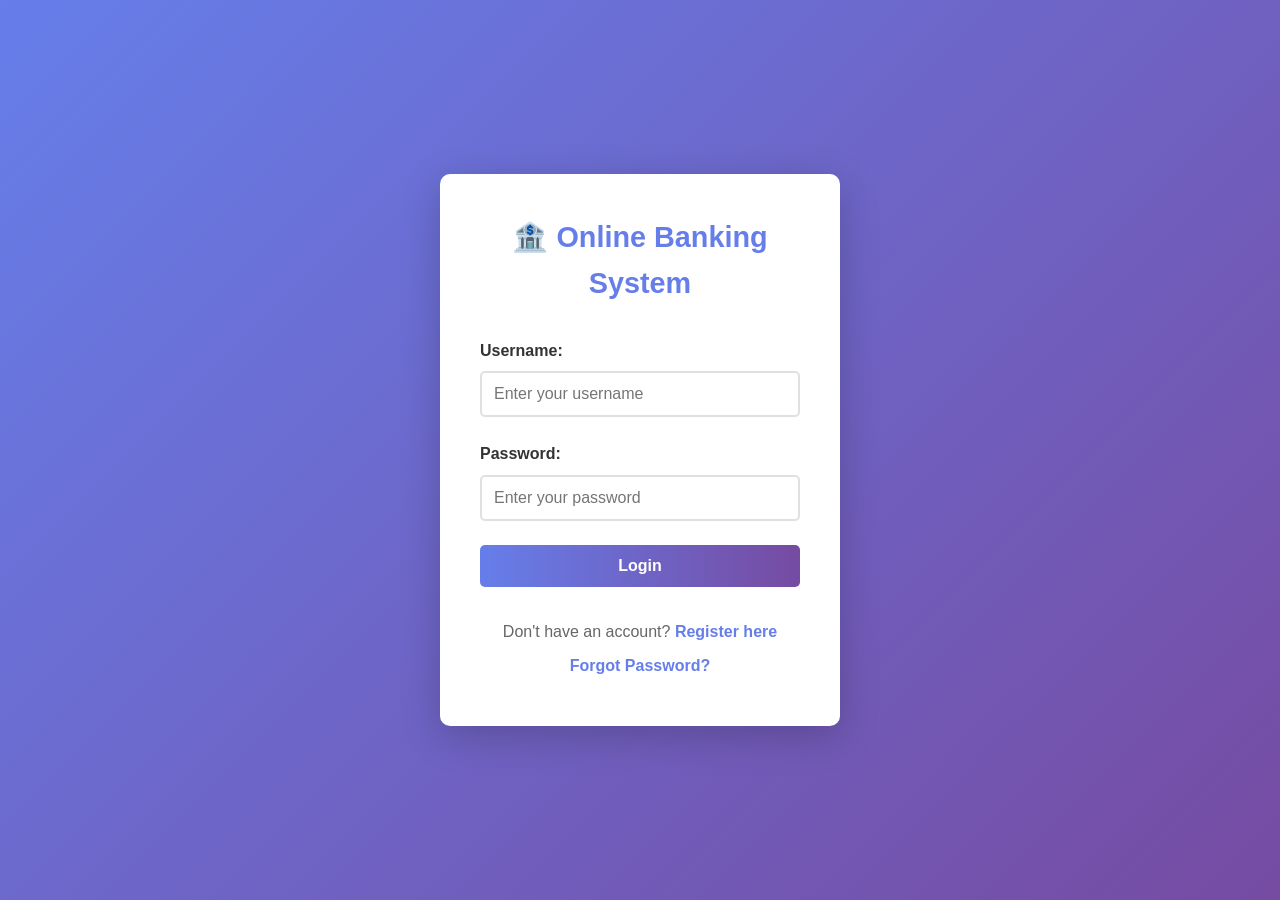
<file: web/index.html>
<!DOCTYPE html>
<html lang="en">
<head>
    <meta charset="UTF-8">
    <meta name="viewport" content="width=device-width, initial-scale=1.0">
    <title>Online Banking System - Login</title>
    <link rel="stylesheet" href="../css/style.css">
</head>
<body>
    <div class="login-container">
        <div class="login-box">
            <h1>🏦 Online Banking System</h1>
            <form id="loginForm">
                <div class="form-group">
                    <label for="username">Username:</label>
                    <input type="text" id="username" name="username" required placeholder="Enter your username">
                </div>

                <div class="form-group">
                    <label for="password">Password:</label>
                    <input type="password" id="password" name="password" required placeholder="Enter your password">
                </div>

                <button type="submit" class="btn btn-primary">Login</button>
            </form>

            <div class="auth-links">
                <p>Don't have an account? <a href="register.html">Register here</a></p>
                <p><a href="#">Forgot Password?</a></p>
            </div>
        </div>
    </div>

    <script src="../js/login.js"></script>
</body>
</html>
</file>
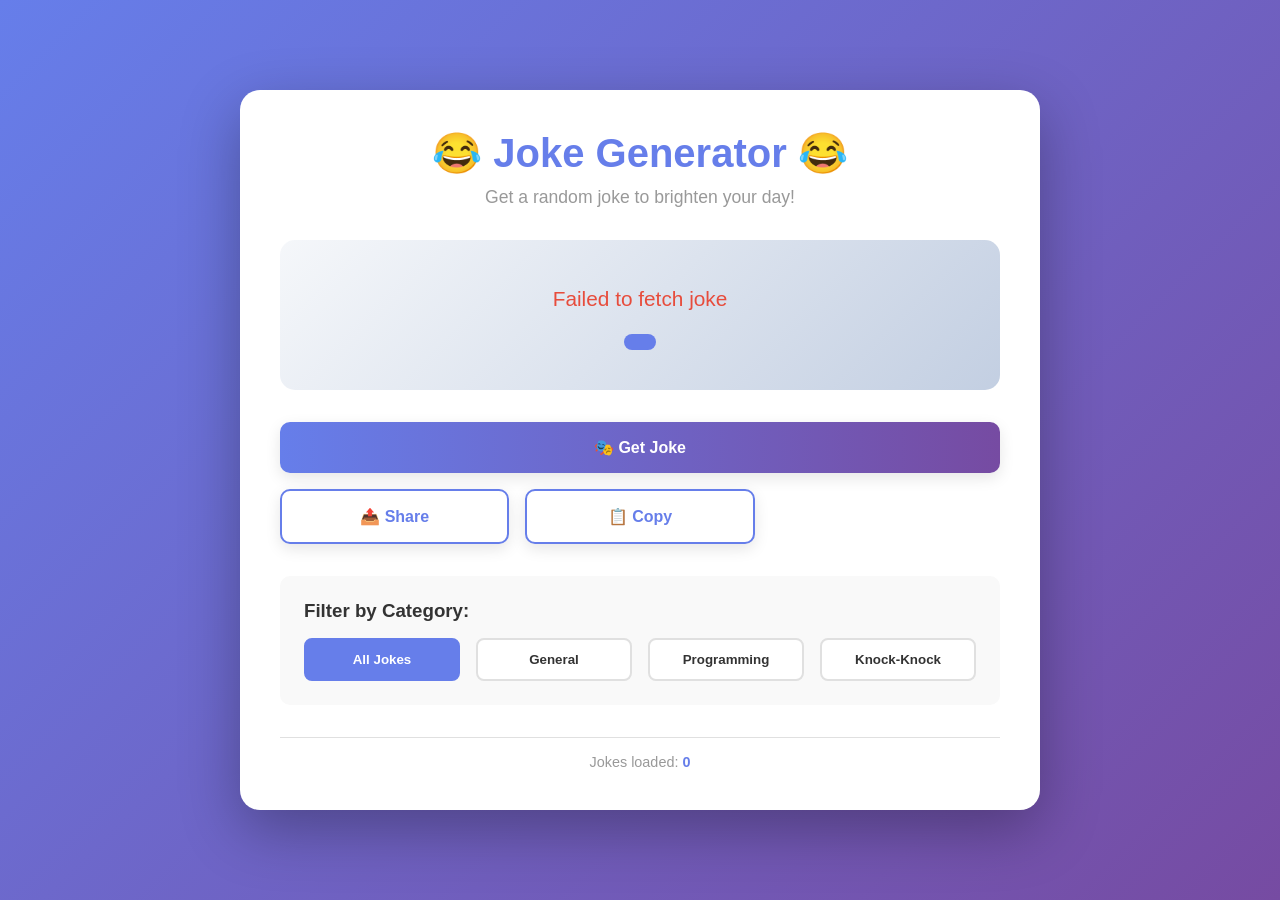
<file: projects/joke-generator/index.html>
<!DOCTYPE html>
<html lang="en">
<head>
    <meta charset="UTF-8">
    <meta name="viewport" content="width=device-width, initial-scale=1.0">
    <title>Random Joke Generator</title>
    <link rel="stylesheet" href="styles.css">
</head>
<body>
    <div class="container">
        <div class="joke-generator">
            <h1>😂 Joke Generator 😂</h1>
            <p class="subtitle">Get a random joke to brighten your day!</p>
            
            <div class="joke-display">
                <div id="jokeText" class="joke-text">
                    <p>Click the button to get a joke!</p>
                </div>
                <div id="jokeType" class="joke-type"></div>
            </div>
            
            <div class="controls">
                <button id="getJokeBtn" class="btn btn-primary" onclick="getJoke()">🎭 Get Joke</button>
                <button id="shareBtn" class="btn btn-secondary" onclick="shareJoke()">📤 Share</button>
                <button id="copyBtn" class="btn btn-secondary" onclick="copyJoke()">📋 Copy</button>
            </div>
            
            <div class="joke-filters">
                <h3>Filter by Category:</h3>
                <div class="category-buttons">
                    <button class="category-btn active" onclick="setCategory('any')">All Jokes</button>
                    <button class="category-btn" onclick="setCategory('general')">General</button>
                    <button class="category-btn" onclick="setCategory('programming')">Programming</button>
                    <button class="category-btn" onclick="setCategory('knock-knock')">Knock-Knock</button>
                </div>
            </div>
            
            <div class="loading" id="loading" style="display: none;">
                <div class="spinner"></div>
                <p>Loading joke...</p>
            </div>
            
            <div class="stats">
                <p>Jokes loaded: <span id="jokeCount">0</span></p>
            </div>
        </div>
    </div>

    <script src="script.js"></script>
</body>
</html>
</file>
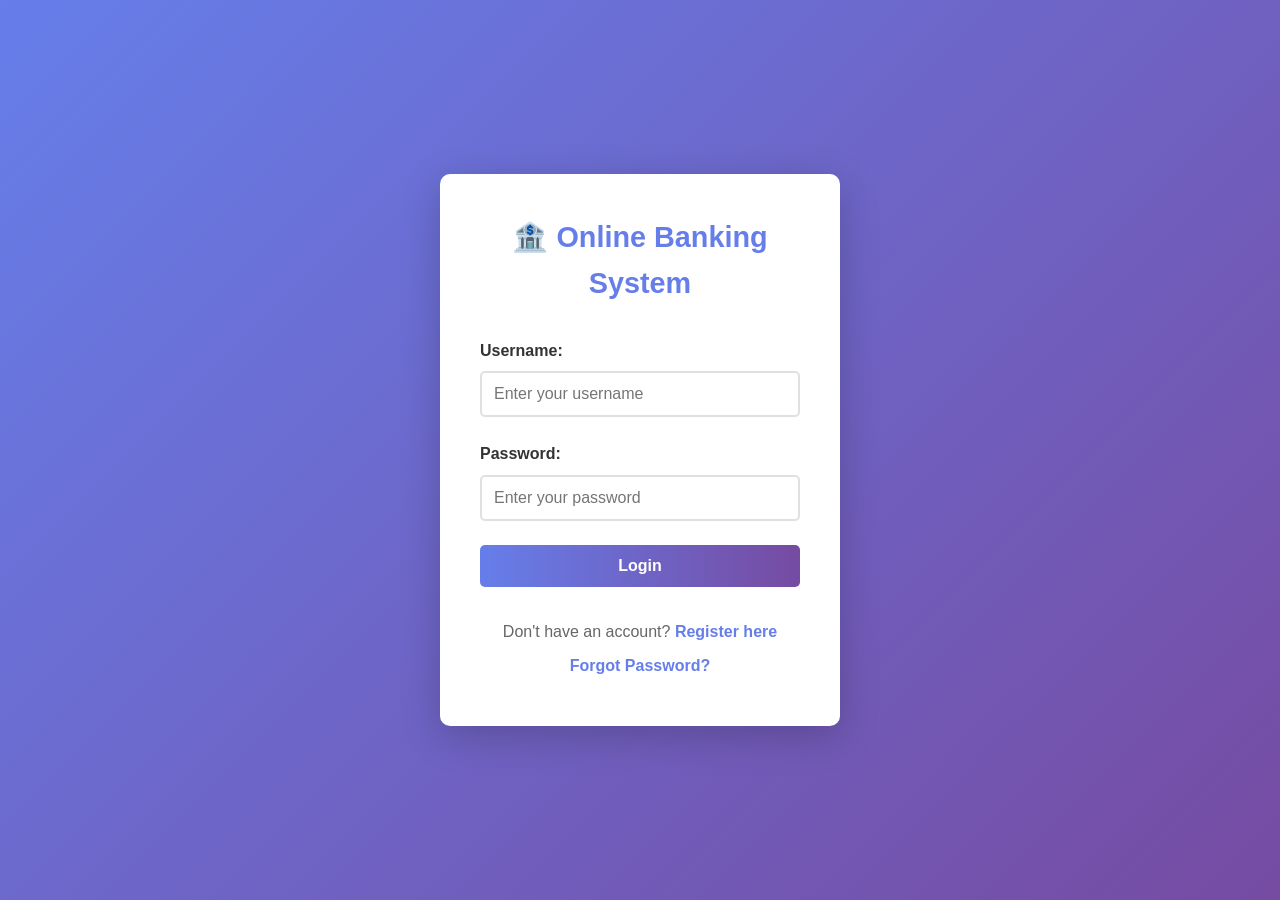
<file: web/dashboard.html>
<!DOCTYPE html>
<html lang="en">
<head>
    <meta charset="UTF-8">
    <meta name="viewport" content="width=device-width, initial-scale=1.0">
    <title>Dashboard - Online Banking System</title>
    <link rel="stylesheet" href="../css/style.css">
</head>
<body>
    <nav class="navbar">
        <div class="nav-container">
            <h2>🏦 Online Banking</h2>
            <ul class="nav-menu">
                <li><a href="dashboard.html" class="active">Dashboard</a></li>
                <li><a href="transfer.html">Transfer</a></li>
                <li><a href="history.html">History</a></li>
                <li><a href="profile.html">Profile</a></li>
                <li><a href="index.html" class="logout-btn">Logout</a></li>
            </ul>
        </div>
    </nav>

    <div class="dashboard-container">
        <h1>Welcome, <span id="userName">User</span>!</h1>

        <div class="accounts-section">
            <h2>Your Accounts</h2>
            <div class="accounts-grid">
                <div class="account-card">
                    <h3>Saving Account</h3>
                    <p class="account-number">Account No: 1001234567</p>
                    <div class="account-balance">
                        <p>Balance</p>
                        <h2>₹<span>50,000</span></h2>
                    </div>
                    <button class="btn btn-secondary">View Details</button>
                </div>

                <div class="account-card">
                    <h3>Current Account</h3>
                    <p class="account-number">Account No: 1001234568</p>
                    <div class="account-balance">
                        <p>Balance</p>
                        <h2>₹<span>1,25,000</span></h2>
                    </div>
                    <button class="btn btn-secondary">View Details</button>
                </div>
            </div>
        </div>

        <div class="quick-actions">
            <h2>Quick Actions</h2>
            <div class="actions-grid">
                <button class="action-btn" onclick="window.location.href='transfer.html'">
                    💸 Transfer Money
                </button>
                <button class="action-btn" onclick="window.location.href='history.html'">
                    📊 View History
                </button>
                <button class="action-btn" onclick="alert('Feature coming soon!')">
                    🧾 Apply for Loan
                </button>
                <button class="action-btn" onclick="window.location.href='profile.html'">
                    👤 Edit Profile
                </button>
            </div>
        </div>
    </div>

    <script src="../js/dashboard.js"></script>
</body>
</html>
</file>
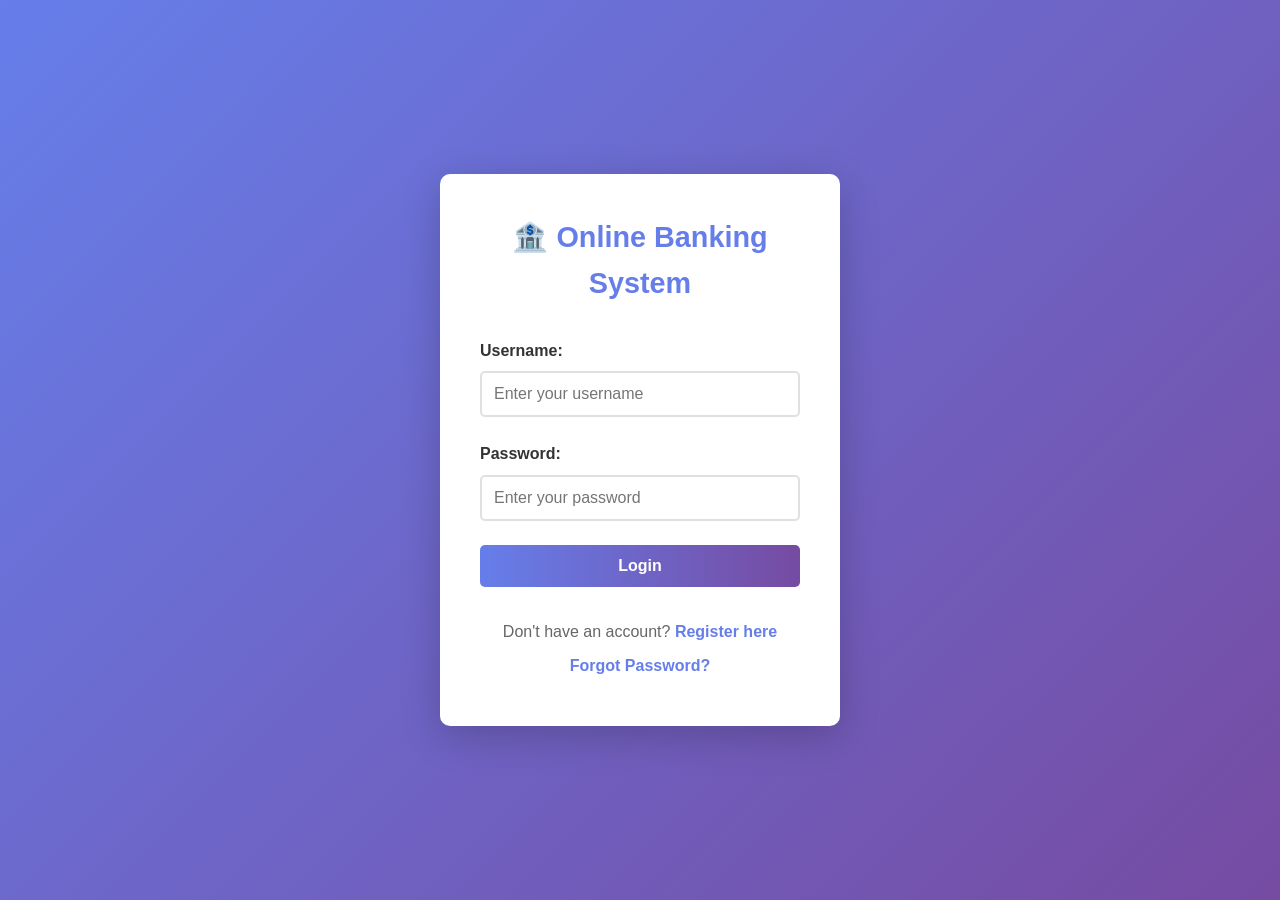
<file: web/history.html>
<!DOCTYPE html>
<html lang="en">
<head>
    <meta charset="UTF-8">
    <meta name="viewport" content="width=device-width, initial-scale=1.0">
    <title>Transaction History - Online Banking System</title>
    <link rel="stylesheet" href="../css/style.css">
</head>
<body>
    <nav class="navbar">
        <div class="nav-container">
            <h2>🏦 Online Banking</h2>
            <ul class="nav-menu">
                <li><a href="dashboard.html">Dashboard</a></li>
                <li><a href="transfer.html">Transfer</a></li>
                <li><a href="history.html" class="active">History</a></li>
                <li><a href="profile.html">Profile</a></li>
                <li><a href="index.html" class="logout-btn">Logout</a></li>
            </ul>
        </div>
    </nav>

    <div class="history-container">
        <h1>📊 Transaction History</h1>

        <div class="filter-section">
            <input type="date" id="filterDate" class="filter-input" placeholder="Filter by date">
            <select id="filterType" class="filter-input">
                <option value="">All Types</option>
                <option value="Deposit">Deposit</option>
                <option value="Withdrawal">Withdrawal</option>
                <option value="Transfer">Transfer</option>
            </select>
            <button class="btn btn-secondary">Filter</button>
        </div>

        <div class="history-table">
            <table>
                <thead>
                    <tr>
                        <th>Date & Time</th>
                        <th>Transaction Type</th>
                        <th>From Account</th>
                        <th>To Account</th>
                        <th>Amount</th>
                        <th>Status</th>
                    </tr>
                </thead>
                <tbody id="transactionBody">
                    <tr>
                        <td>2026-06-09 14:30:00</td>
                        <td><span class="badge transfer">Transfer</span></td>
                        <td>1001234567</td>
                        <td>1001234568</td>
                        <td>₹5,000</td>
                        <td><span class="status-success">Success</span></td>
                    </tr>
                    <tr>
                        <td>2026-06-08 10:15:00</td>
                        <td><span class="badge deposit">Deposit</span></td>
                        <td>1001234567</td>
                        <td>1001234567</td>
                        <td>₹10,000</td>
                        <td><span class="status-success">Success</span></td>
                    </tr>
                    <tr>
                        <td>2026-06-07 16:45:00</td>
                        <td><span class="badge withdrawal">Withdrawal</span></td>
                        <td>1001234568</td>
                        <td>1001234568</td>
                        <td>₹2,500</td>
                        <td><span class="status-success">Success</span></td>
                    </tr>
                </tbody>
            </table>
        </div>
    </div>

    <script src="../js/history.js"></script>
</body>
</html>
</file>
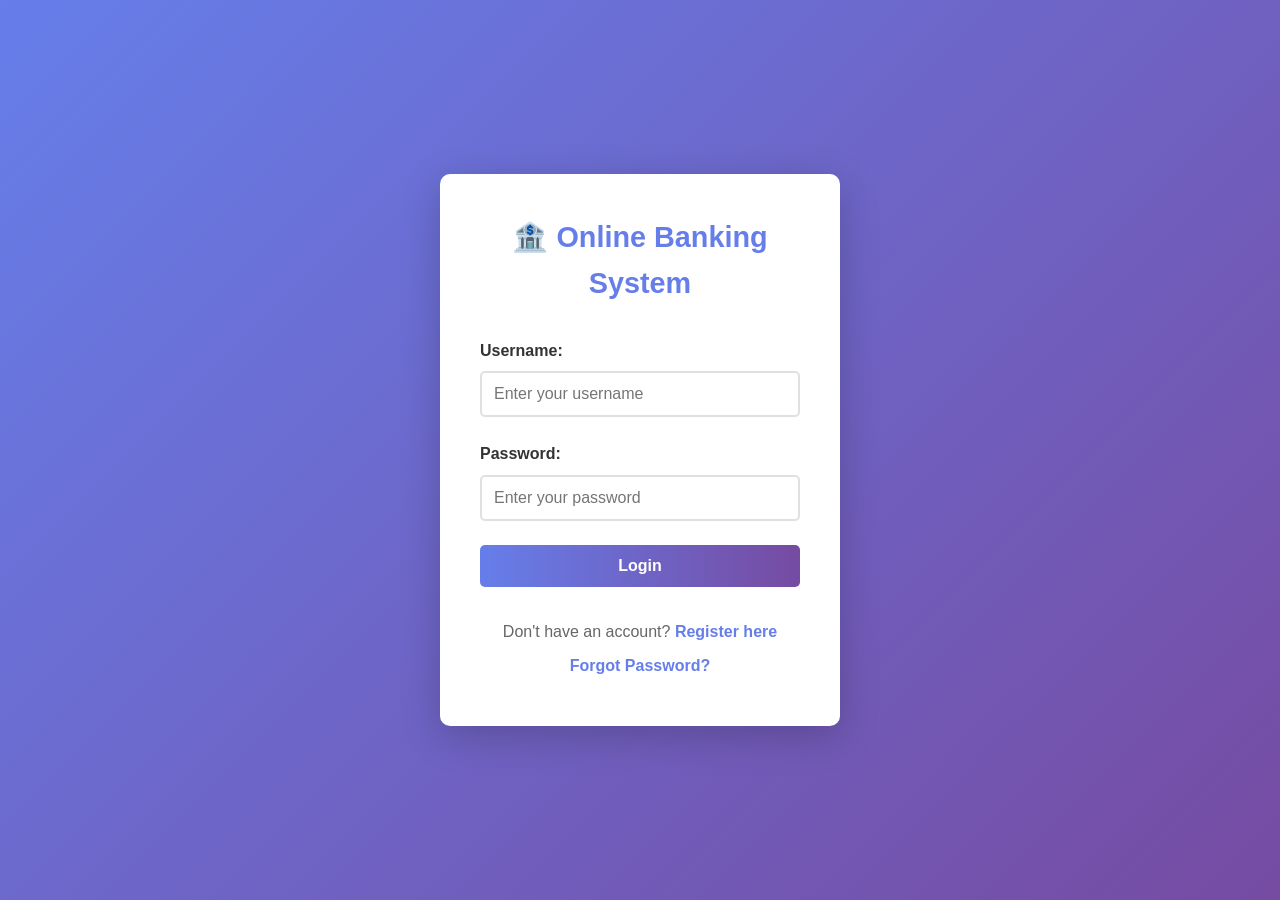
<file: web/profile.html>
<!DOCTYPE html>
<html lang="en">
<head>
    <meta charset="UTF-8">
    <meta name="viewport" content="width=device-width, initial-scale=1.0">
    <title>Profile - Online Banking System</title>
    <link rel="stylesheet" href="../css/style.css">
</head>
<body>
    <nav class="navbar">
        <div class="nav-container">
            <h2>🏦 Online Banking</h2>
            <ul class="nav-menu">
                <li><a href="dashboard.html">Dashboard</a></li>
                <li><a href="transfer.html">Transfer</a></li>
                <li><a href="history.html">History</a></li>
                <li><a href="profile.html" class="active">Profile</a></li>
                <li><a href="index.html" class="logout-btn">Logout</a></li>
            </ul>
        </div>
    </nav>

    <div class="profile-container">
        <h1>👤 User Profile</h1>

        <div class="profile-box">
            <h2>Personal Information</h2>
            <form id="profileForm">
                <div class="form-group">
                    <label for="fullname">Full Name:</label>
                    <input type="text" id="fullname" name="fullname" value="Anmol Yadav" required>
                </div>

                <div class="form-group">
                    <label for="email">Email:</label>
                    <input type="email" id="email" name="email" value="anmol@example.com" required>
                </div>

                <div class="form-group">
                    <label for="phone">Phone Number:</label>
                    <input type="tel" id="phone" name="phone" value="+91 9876543210" required>
                </div>

                <div class="form-group">
                    <label for="address">Address:</label>
                    <textarea id="address" name="address" required>123 Banking Street, Financial City, FC 12345</textarea>
                </div>

                <button type="submit" class="btn btn-primary">Update Profile</button>
            </form>
        </div>

        <div class="profile-box">
            <h2>Change Password</h2>
            <form id="passwordForm">
                <div class="form-group">
                    <label for="old_password">Current Password:</label>
                    <input type="password" id="old_password" name="old_password" required>
                </div>

                <div class="form-group">
                    <label for="new_password">New Password:</label>
                    <input type="password" id="new_password" name="new_password" required>
                </div>

                <div class="form-group">
                    <label for="confirm_password">Confirm Password:</label>
                    <input type="password" id="confirm_password" name="confirm_password" required>
                </div>

                <button type="submit" class="btn btn-primary">Change Password</button>
            </form>
        </div>
    </div>

    <script src="../js/profile.js"></script>
</body>
</html>
</file>
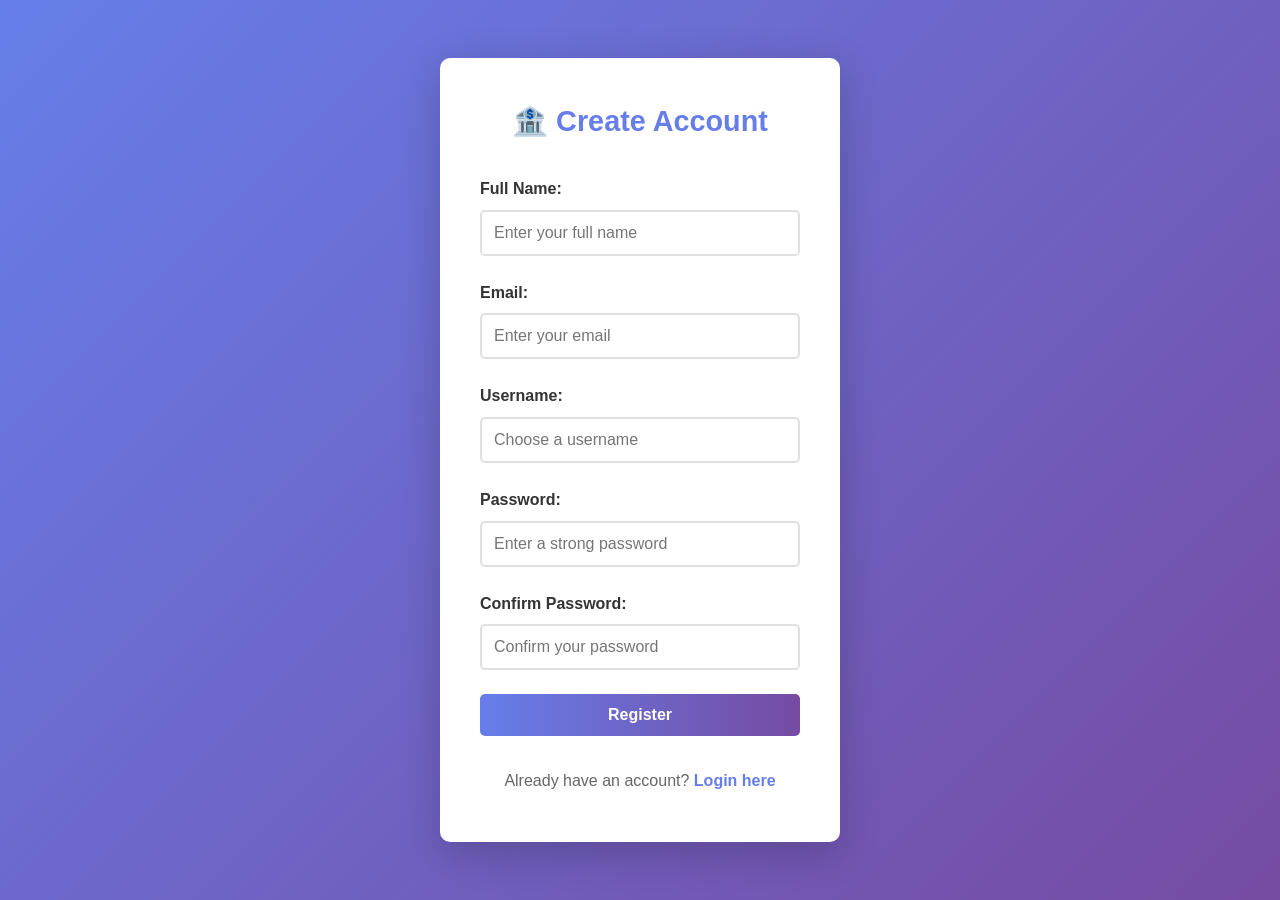
<file: web/register.html>
<!DOCTYPE html>
<html lang="en">
<head>
    <meta charset="UTF-8">
    <meta name="viewport" content="width=device-width, initial-scale=1.0">
    <title>Online Banking System - Register</title>
    <link rel="stylesheet" href="../css/style.css">
</head>
<body>
    <div class="register-container">
        <div class="register-box">
            <h1>🏦 Create Account</h1>
            <form id="registerForm">
                <div class="form-group">
                    <label for="fullname">Full Name:</label>
                    <input type="text" id="fullname" name="fullname" required placeholder="Enter your full name">
                </div>

                <div class="form-group">
                    <label for="email">Email:</label>
                    <input type="email" id="email" name="email" required placeholder="Enter your email">
                </div>

                <div class="form-group">
                    <label for="username">Username:</label>
                    <input type="text" id="username" name="username" required placeholder="Choose a username">
                </div>

                <div class="form-group">
                    <label for="password">Password:</label>
                    <input type="password" id="password" name="password" required placeholder="Enter a strong password">
                </div>

                <div class="form-group">
                    <label for="confirm_password">Confirm Password:</label>
                    <input type="password" id="confirm_password" name="confirm_password" required placeholder="Confirm your password">
                </div>

                <button type="submit" class="btn btn-primary">Register</button>
            </form>

            <div class="auth-links">
                <p>Already have an account? <a href="index.html">Login here</a></p>
            </div>
        </div>
    </div>

    <script src="../js/register.js"></script>
</body>
</html>
</file>
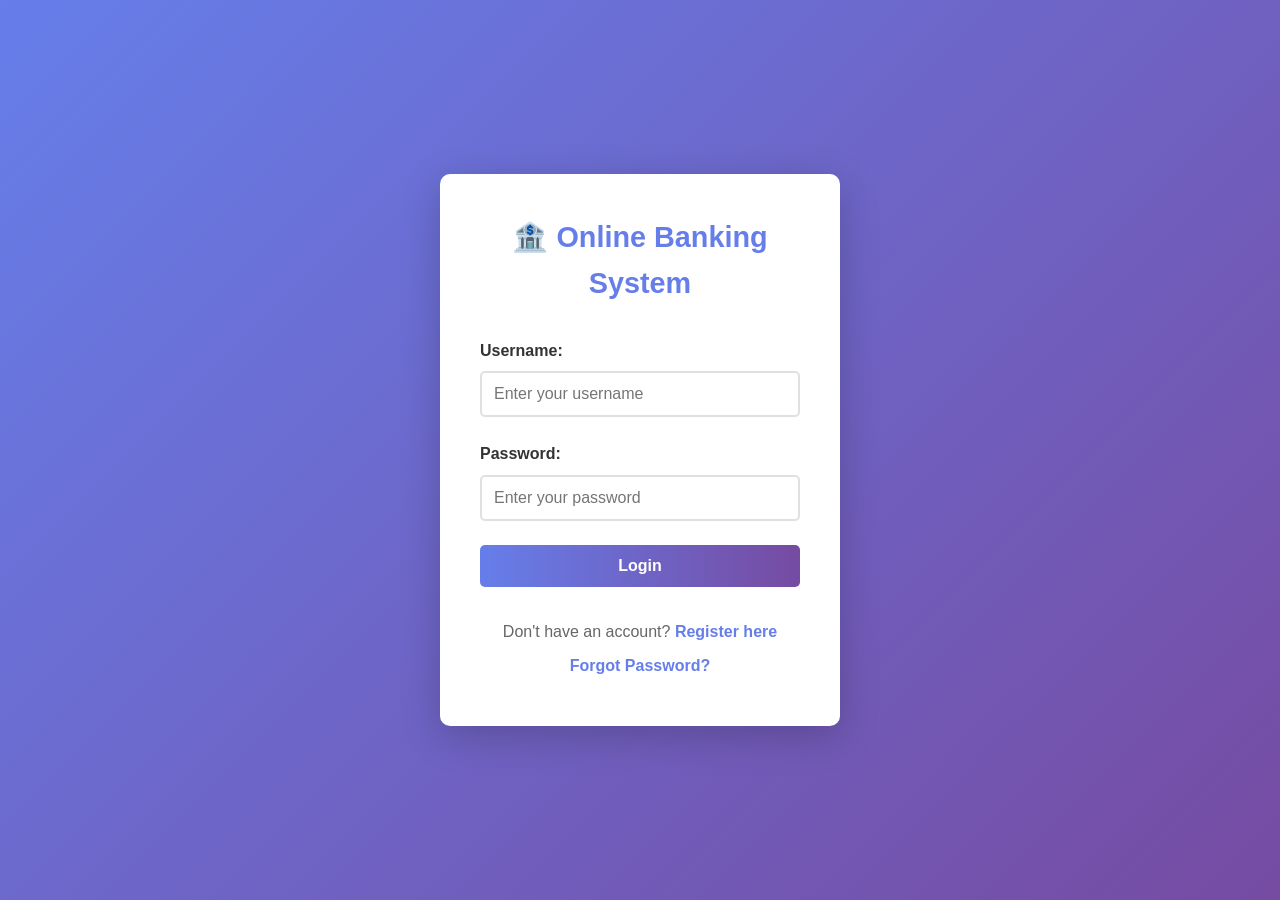
<file: web/transfer.html>
<!DOCTYPE html>
<html lang="en">
<head>
    <meta charset="UTF-8">
    <meta name="viewport" content="width=device-width, initial-scale=1.0">
    <title>Money Transfer - Online Banking System</title>
    <link rel="stylesheet" href="../css/style.css">
</head>
<body>
    <nav class="navbar">
        <div class="nav-container">
            <h2>🏦 Online Banking</h2>
            <ul class="nav-menu">
                <li><a href="dashboard.html">Dashboard</a></li>
                <li><a href="transfer.html" class="active">Transfer</a></li>
                <li><a href="history.html">History</a></li>
                <li><a href="profile.html">Profile</a></li>
                <li><a href="index.html" class="logout-btn">Logout</a></li>
            </ul>
        </div>
    </nav>

    <div class="transfer-container">
        <h1>💸 Transfer Money</h1>

        <div class="transfer-box">
            <form id="transferForm">
                <div class="form-group">
                    <label for="from_account">From Account:</label>
                    <select id="from_account" name="from_account" required>
                        <option value="">Select Account</option>
                        <option value="1001234567">Saving - 1001234567 (₹50,000)</option>
                        <option value="1001234568">Current - 1001234568 (₹1,25,000)</option>
                    </select>
                </div>

                <div class="form-group">
                    <label for="to_account">Recipient Account:</label>
                    <input type="text" id="to_account" name="to_account" required placeholder="Enter recipient account number">
                </div>

                <div class="form-group">
                    <label for="amount">Amount:</label>
                    <input type="number" id="amount" name="amount" required placeholder="Enter amount" min="1" step="0.01">
                </div>

                <div class="form-group">
                    <label for="description">Description:</label>
                    <textarea id="description" name="description" placeholder="Enter reason for transfer"></textarea>
                </div>

                <button type="submit" class="btn btn-primary">Transfer Money</button>
            </form>
        </div>
    </div>

    <script src="../js/transfer.js"></script>
</body>
</html>
</file>
<file: css/style.css>
/* =============================================
   GLOBAL STYLES
   ============================================= */

* {
    margin: 0;
    padding: 0;
    box-sizing: border-box;
}

body {
    font-family: 'Segoe UI', Tahoma, Geneva, Verdana, sans-serif;
    background: linear-gradient(135deg, #667eea 0%, #764ba2 100%);
    min-height: 100vh;
    color: #333;
    line-height: 1.6;
}

/* =============================================
   NAVBAR STYLES
   ============================================= */

.navbar {
    background: linear-gradient(90deg, #667eea 0%, #764ba2 100%);
    padding: 1rem 0;
    box-shadow: 0 2px 10px rgba(0, 0, 0, 0.1);
    position: sticky;
    top: 0;
    z-index: 100;
}

.nav-container {
    max-width: 1200px;
    margin: 0 auto;
    padding: 0 20px;
    display: flex;
    justify-content: space-between;
    align-items: center;
}

.nav-container h2 {
    color: white;
    font-size: 1.8rem;
}

.nav-menu {
    display: flex;
    list-style: none;
    gap: 2rem;
}

.nav-menu a {
    color: white;
    text-decoration: none;
    font-weight: 500;
    padding: 0.5rem 1rem;
    border-radius: 5px;
    transition: all 0.3s ease;
}

.nav-menu a:hover,
.nav-menu a.active {
    background-color: rgba(255, 255, 255, 0.2);
    transform: translateY(-2px);
}

.logout-btn {
    background-color: #ff6b6b !important;
    padding: 0.5rem 1.5rem !important;
}

.logout-btn:hover {
    background-color: #ff5252 !important;
}

/* =============================================
   LOGIN & REGISTER CONTAINERS
   ============================================= */

.login-container,
.register-container {
    display: flex;
    justify-content: center;
    align-items: center;
    min-height: 100vh;
    padding: 20px;
}

.login-box,
.register-box {
    background: white;
    padding: 2.5rem;
    border-radius: 10px;
    box-shadow: 0 10px 40px rgba(0, 0, 0, 0.2);
    width: 100%;
    max-width: 400px;
    animation: slideUp 0.5s ease;
}

.login-box h1,
.register-box h1 {
    text-align: center;
    margin-bottom: 2rem;
    color: #667eea;
    font-size: 1.8rem;
}

/* =============================================
   FORM STYLES
   ============================================= */

.form-group {
    margin-bottom: 1.5rem;
}

.form-group label {
    display: block;
    margin-bottom: 0.5rem;
    font-weight: 600;
    color: #333;
}

.form-group input,
.form-group select,
.form-group textarea {
    width: 100%;
    padding: 0.75rem;
    border: 2px solid #e0e0e0;
    border-radius: 5px;
    font-size: 1rem;
    transition: border-color 0.3s ease;
    font-family: inherit;
}

.form-group input:focus,
.form-group select:focus,
.form-group textarea:focus {
    outline: none;
    border-color: #667eea;
    box-shadow: 0 0 5px rgba(102, 126, 234, 0.3);
}

.form-group textarea {
    resize: vertical;
    min-height: 80px;
}

/* =============================================
   BUTTON STYLES
   ============================================= */

.btn {
    padding: 0.75rem 1.5rem;
    border: none;
    border-radius: 5px;
    font-size: 1rem;
    font-weight: 600;
    cursor: pointer;
    transition: all 0.3s ease;
    width: 100%;
}

.btn-primary {
    background: linear-gradient(90deg, #667eea 0%, #764ba2 100%);
    color: white;
}

.btn-primary:hover {
    transform: translateY(-2px);
    box-shadow: 0 5px 20px rgba(102, 126, 234, 0.4);
}

.btn-secondary {
    background-color: #f0f0f0;
    color: #333;
    border: 2px solid #667eea;
}

.btn-secondary:hover {
    background-color: #667eea;
    color: white;
}

/* =============================================
   AUTH LINKS
   ============================================= */

.auth-links {
    margin-top: 2rem;
    text-align: center;
}

.auth-links p {
    margin: 0.5rem 0;
    color: #666;
}

.auth-links a {
    color: #667eea;
    text-decoration: none;
    font-weight: 600;
}

.auth-links a:hover {
    text-decoration: underline;
}

/* =============================================
   DASHBOARD STYLES
   ============================================= */

.dashboard-container {
    max-width: 1200px;
    margin: 0 auto;
    padding: 2rem 20px;
}

.dashboard-container h1 {
    color: white;
    margin-bottom: 2rem;
    font-size: 2rem;
}

/* Account Cards */
.accounts-section h2,
.quick-actions h2 {
    color: white;
    margin-bottom: 1.5rem;
    font-size: 1.5rem;
}

.accounts-grid,
.actions-grid {
    display: grid;
    grid-template-columns: repeat(auto-fit, minmax(300px, 1fr));
    gap: 2rem;
    margin-bottom: 3rem;
}

.account-card {
    background: white;
    padding: 2rem;
    border-radius: 10px;
    box-shadow: 0 5px 20px rgba(0, 0, 0, 0.1);
    transition: transform 0.3s ease;
}

.account-card:hover {
    transform: translateY(-5px);
    box-shadow: 0 10px 30px rgba(0, 0, 0, 0.15);
}

.account-card h3 {
    color: #667eea;
    margin-bottom: 0.5rem;
}

.account-number {
    color: #999;
    font-size: 0.9rem;
    margin-bottom: 1rem;
}

.account-balance {
    margin: 1.5rem 0;
    padding: 1rem 0;
    border-top: 1px solid #eee;
    border-bottom: 1px solid #eee;
}

.account-balance h2 {
    color: #667eea;
    font-size: 1.8rem;
    margin-top: 0.5rem;
}

/* Action Buttons */
.action-btn {
    background: white;
    border: 2px solid #667eea;
    color: #667eea;
    padding: 1rem;
    border-radius: 10px;
    cursor: pointer;
    font-size: 1rem;
    font-weight: 600;
    transition: all 0.3s ease;
    display: flex;
    flex-direction: column;
    align-items: center;
    justify-content: center;
    gap: 0.5rem;
}

.action-btn:hover {
    background: #667eea;
    color: white;
    transform: translateY(-5px);
}

/* =============================================
   TRANSFER STYLES
   ============================================= */

.transfer-container,
.history-container,
.profile-container {
    max-width: 800px;
    margin: 0 auto;
    padding: 2rem 20px;
}

.transfer-container h1,
.history-container h1,
.profile-container h1 {
    color: white;
    margin-bottom: 2rem;
    font-size: 2rem;
}

.transfer-box,
.profile-box {
    background: white;
    padding: 2rem;
    border-radius: 10px;
    box-shadow: 0 5px 20px rgba(0, 0, 0, 0.1);
    margin-bottom: 2rem;
}

.profile-box h2 {
    color: #667eea;
    margin-bottom: 1.5rem;
    border-bottom: 2px solid #667eea;
    padding-bottom: 1rem;
}

/* =============================================
   HISTORY STYLES
   ============================================= */

.filter-section {
    display: flex;
    gap: 1rem;
    margin-bottom: 2rem;
    background: white;
    padding: 1.5rem;
    border-radius: 10px;
}

.filter-input {
    flex: 1;
    padding: 0.75rem;
    border: 2px solid #e0e0e0;
    border-radius: 5px;
    font-size: 1rem;
}

.history-table {
    background: white;
    border-radius: 10px;
    box-shadow: 0 5px 20px rgba(0, 0, 0, 0.1);
    overflow-x: auto;
}

table {
    width: 100%;
    border-collapse: collapse;
}

table thead {
    background: #f5f5f5;
}

table th {
    padding: 1rem;
    text-align: left;
    font-weight: 600;
    color: #333;
    border-bottom: 2px solid #e0e0e0;
}

table td {
    padding: 1rem;
    border-bottom: 1px solid #e0e0e0;
}

table tbody tr:hover {
    background: #f9f9f9;
}

/* Status Badges */
.badge {
    padding: 0.4rem 0.8rem;
    border-radius: 20px;
    font-size: 0.85rem;
    font-weight: 600;
}

.badge.deposit {
    background: #d4edda;
    color: #155724;
}

.badge.withdrawal {
    background: #f8d7da;
    color: #721c24;
}

.badge.transfer {
    background: #d1ecf1;
    color: #0c5460;
}

.status-success {
    color: #28a745;
    font-weight: 600;
}

.status-pending {
    color: #ffc107;
    font-weight: 600;
}

.status-failed {
    color: #dc3545;
    font-weight: 600;
}

/* =============================================
   ANIMATIONS
   ============================================= */

@keyframes slideUp {
    from {
        opacity: 0;
        transform: translateY(30px);
    }
    to {
        opacity: 1;
        transform: translateY(0);
    }
}

/* =============================================
   RESPONSIVE DESIGN
   ============================================= */

@media (max-width: 768px) {
    .nav-menu {
        gap: 1rem;
        flex-direction: column;
    }

    .nav-container {
        flex-direction: column;
        gap: 1rem;
    }

    .dashboard-container h1 {
        font-size: 1.5rem;
    }

    .accounts-grid,
    .actions-grid {
        grid-template-columns: 1fr;
    }

    .filter-section {
        flex-direction: column;
    }

    .filter-input {
        width: 100%;
    }

    table {
        font-size: 0.9rem;
    }

    table th,
    table td {
        padding: 0.75rem 0.5rem;
    }

    .login-box,
    .register-box {
        max-width: 100%;
        padding: 1.5rem;
    }
}

@media (max-width: 480px) {
    .nav-container h2 {
        font-size: 1.3rem;
    }

    .dashboard-container h1,
    .transfer-container h1,
    .history-container h1,
    .profile-container h1 {
        font-size: 1.3rem;
    }

    .btn {
        padding: 0.6rem 1rem;
        font-size: 0.9rem;
    }

    .account-card {
        padding: 1.5rem;
    }

    .account-balance h2 {
        font-size: 1.4rem;
    }
}
</file>
<file: projects/joke-generator/styles.css>
/* =============================================
   JOKE GENERATOR STYLES
   ============================================= */

* {
    margin: 0;
    padding: 0;
    box-sizing: border-box;
}

body {
    font-family: 'Segoe UI', Tahoma, Geneva, Verdana, sans-serif;
    background: linear-gradient(135deg, #667eea 0%, #764ba2 100%);
    min-height: 100vh;
    display: flex;
    justify-content: center;
    align-items: center;
    padding: 20px;
}

.container {
    width: 100%;
    max-width: 800px;
}

.joke-generator {
    background: white;
    border-radius: 20px;
    padding: 40px;
    box-shadow: 0 20px 60px rgba(0, 0, 0, 0.3);
    animation: slideUp 0.5s ease;
}

.joke-generator h1 {
    text-align: center;
    color: #667eea;
    font-size: 2.5rem;
    margin-bottom: 10px;
}

.subtitle {
    text-align: center;
    color: #999;
    font-size: 1.1rem;
    margin-bottom: 2rem;
}

/* =============================================
   JOKE DISPLAY
   ============================================= */

.joke-display {
    background: linear-gradient(135deg, #f5f7fa 0%, #c3cfe2 100%);
    border-radius: 15px;
    padding: 2rem;
    margin: 2rem 0;
    min-height: 150px;
    display: flex;
    flex-direction: column;
    justify-content: center;
    align-items: center;
    text-align: center;
    transition: all 0.3s ease;
}

.joke-text {
    font-size: 1.3rem;
    color: #333;
    line-height: 1.8;
    font-weight: 500;
    margin-bottom: 1rem;
}

.joke-type {
    display: inline-block;
    background: #667eea;
    color: white;
    padding: 0.5rem 1rem;
    border-radius: 20px;
    font-size: 0.85rem;
    font-weight: 600;
}

/* =============================================
   BUTTONS
   ============================================= */

.controls {
    display: grid;
    grid-template-columns: 1fr 1fr 1fr;
    gap: 1rem;
    margin: 2rem 0;
}

.btn {
    padding: 1rem;
    border: none;
    border-radius: 10px;
    font-size: 1rem;
    font-weight: 600;
    cursor: pointer;
    transition: all 0.3s ease;
    box-shadow: 0 5px 15px rgba(0, 0, 0, 0.1);
}

.btn-primary {
    background: linear-gradient(90deg, #667eea 0%, #764ba2 100%);
    color: white;
    grid-column: 1 / -1;
}

.btn-primary:hover {
    transform: translateY(-3px);
    box-shadow: 0 8px 25px rgba(102, 126, 234, 0.4);
}

.btn-primary:active {
    transform: translateY(-1px);
}

.btn-secondary {
    background: white;
    color: #667eea;
    border: 2px solid #667eea;
}

.btn-secondary:hover {
    background: #667eea;
    color: white;
    transform: translateY(-3px);
}

/* =============================================
   CATEGORY FILTERS
   ============================================= */

.joke-filters {
    margin: 2rem 0;
    padding: 1.5rem;
    background: #f9f9f9;
    border-radius: 10px;
}

.joke-filters h3 {
    color: #333;
    margin-bottom: 1rem;
}

.category-buttons {
    display: grid;
    grid-template-columns: repeat(auto-fit, minmax(120px, 1fr));
    gap: 1rem;
}

.category-btn {
    padding: 0.75rem 1rem;
    border: 2px solid #e0e0e0;
    background: white;
    color: #333;
    border-radius: 8px;
    cursor: pointer;
    font-weight: 600;
    transition: all 0.3s ease;
}

.category-btn:hover {
    border-color: #667eea;
    color: #667eea;
}

.category-btn.active {
    background: #667eea;
    color: white;
    border-color: #667eea;
}

/* =============================================
   LOADING SPINNER
   ============================================= */

.loading {
    display: flex;
    flex-direction: column;
    justify-content: center;
    align-items: center;
    min-height: 150px;
}

.spinner {
    width: 50px;
    height: 50px;
    border: 5px solid #f3f3f3;
    border-top: 5px solid #667eea;
    border-radius: 50%;
    animation: spin 1s linear infinite;
    margin-bottom: 1rem;
}

@keyframes spin {
    0% { transform: rotate(0deg); }
    100% { transform: rotate(360deg); }
}

/* =============================================
   STATS
   ============================================= */

.stats {
    text-align: center;
    color: #999;
    font-size: 0.9rem;
    margin-top: 2rem;
    padding-top: 1rem;
    border-top: 1px solid #e0e0e0;
}

.stats span {
    color: #667eea;
    font-weight: 600;
}

/* =============================================
   ANIMATIONS
   ============================================= */

@keyframes slideUp {
    from {
        opacity: 0;
        transform: translateY(30px);
    }
    to {
        opacity: 1;
        transform: translateY(0);
    }
}

/* =============================================
   RESPONSIVE DESIGN
   ============================================= */

@media (max-width: 768px) {
    .joke-generator {
        padding: 20px;
    }

    .joke-generator h1 {
        font-size: 1.8rem;
    }

    .joke-text {
        font-size: 1.1rem;
    }

    .controls {
        grid-template-columns: 1fr;
    }

    .btn-primary {
        grid-column: 1;
    }

    .category-buttons {
        grid-template-columns: repeat(2, 1fr);
    }
}

@media (max-width: 480px) {
    .joke-generator {
        padding: 15px;
    }

    .joke-generator h1 {
        font-size: 1.5rem;
    }

    .joke-text {
        font-size: 1rem;
    }

    .category-buttons {
        grid-template-columns: 1fr;
    }
}
</file>
